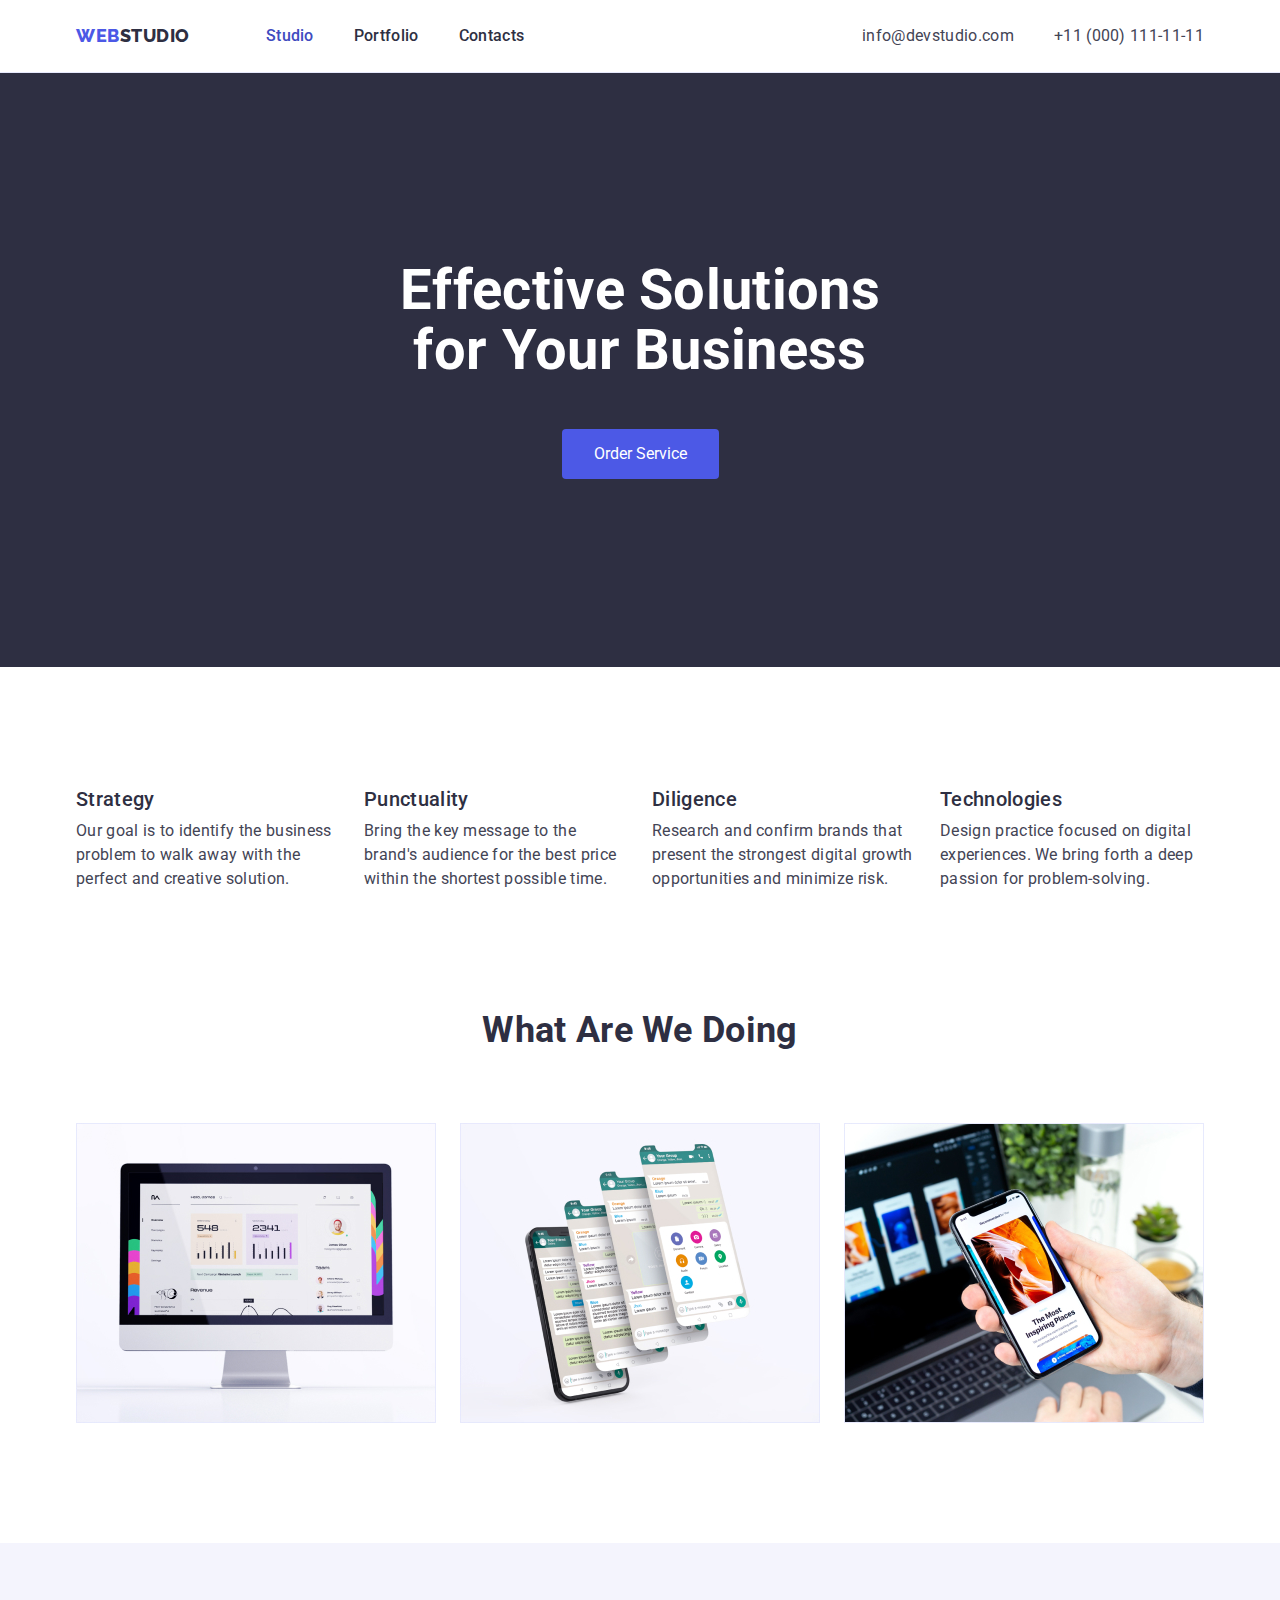
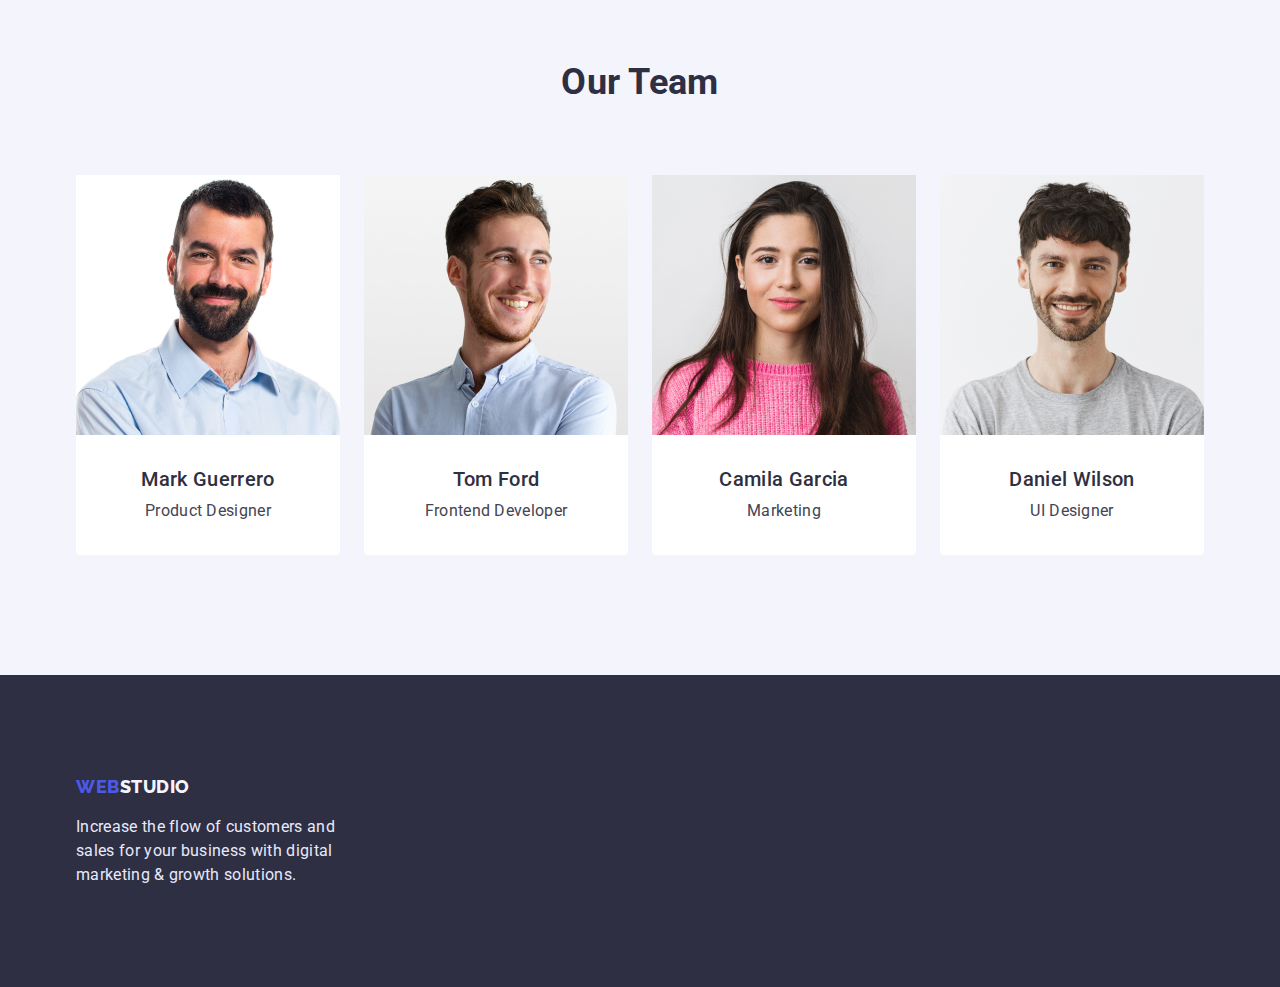
<file: index.html>
<!DOCTYPE html>
<html lang="en">
  <head>
    <meta charset="UTF-8" />
    <meta http-equiv="X-UA-Compatible" content="IE=edge" />
    <meta name="viewport" content="width=device-width, initial-scale=1.0" />
    <!-- Title -->
    <title>WebStudio</title>
    <!-- Fonts -->
    <link rel="preconnect" href="https://fonts.googleapis.com" />
    <link rel="preconnect" href="https://fonts.gstatic.com" crossorigin />
    <link
      href="https://fonts.googleapis.com/css2?family=Roboto:wght@400;500;700&family=Raleway:wght@800&display=swap"
      rel="stylesheet"
    />
    <!-- Styles -->
    <link
      rel="stylesheet"
      href="https://cdn.jsdelivr.net/npm/modern-normalize@1.1.0/modern-normalize.min.css"
    />
    <link rel="stylesheet" href="./css/styles.css" />
  </head>

  <body>
    <header class="header">
      <div class="container">
        <nav class="nav">
          <a href="./index.html" class="logo link"> <span>Web</span>Studio </a>
          <ul class="nav-list list">
            <li class="nav-item">
              <a class="nav-link link current" href="./index.html">Studio</a>
            </li>
            <li class="nav-item">
              <a class="nav-link link" href="./portfolio.html">Portfolio</a>
            </li>
            <li class="nav-item">
              <a class="nav-link link" href="">Contacts</a>
            </li>
          </ul>
        </nav>

        <address class="address">
          <ul class="address-list list">
            <li class="address-item">
              <a class="address-link link" href="mailto:info@devstudio.com"
                >info@devstudio.com</a
              >
            </li>
            <li class="address-item">
              <a class="address-link link" href="tel:+110001111111"
                >+11 (000) 111-11-11</a
              >
            </li>
          </ul>
        </address>
      </div>
    </header>

    <main>
      <!-- Hero -->
      <section class="hero">
        <div class="container">
          <h1 class="hero-title text-centered">
            Effective Solutions for Your Business
          </h1>
          <button type="button" class="hero-button">Order Service</button>
        </div>
      </section>

      <!-- Our benefits -->
      <section class="benefits">
        <div class="container">
          <h2 class="section-title visually-hidden">Our benefits</h2>
          <ul class="benefits-list list">
            <li class="benefits-item">
              <h3 class="benefits-subtitle">Strategy</h3>
              <p class="benefits-text">
                Our goal is to identify the business problem to walk away with
                the perfect and creative solution.
              </p>
            </li>
            <li class="benefits-item">
              <h3 class="benefits-subtitle">Punctuality</h3>
              <p class="benefits-text">
                Bring the key message to the brand's audience for the best price
                within the shortest possible time.
              </p>
            </li>
            <li class="benefits-item">
              <h3 class="benefits-subtitle">Diligence</h3>
              <p class="benefits-text">
                Research and confirm brands that present the strongest digital
                growth opportunities and minimize risk.
              </p>
            </li>
            <li class="benefits-item">
              <h3 class="benefits-subtitle">Technologies</h3>
              <p class="benefits-text">
                Design practice focused on digital experiences. We bring forth a
                deep passion for problem-solving.
              </p>
            </li>
          </ul>
        </div>
      </section>

      <!-- What are we doing -->
      <section class="illustrations">
        <div class="container">
          <h2 class="section-title text-centered">What are we doing</h2>
          <ul class="illustrations-list list">
            <li class="illustrations-item">
              <img
                src="./images/desctop.jpg"
                alt="Desctop solutions"
                width="360"
              />
            </li>
            <li class="illustrations-item">
              <img
                src="./images/mobile.jpg"
                alt="Mobile solutions"
                width="360"
              />
            </li>
            <li class="illustrations-item">
              <img
                src="./images/interaction.jpg"
                alt="Desctop and mobile interaction"
                width="360"
              />
            </li>
          </ul>
        </div>
      </section>

      <!-- Our team -->
      <section class="team">
        <div class="container">
          <h2 class="section-title text-centered">Our Team</h2>
          <ul class="team-list list">
            <li class="team-list-item text-centered">
              <img
                src="./images/markguerrero.jpg"
                alt="Product designer Mark Guerrero"
                width="264"
              />
              <div class="team-item-thumb">
                <h3 class="team-subtitle">Mark Guerrero</h3>
                <p>Product Designer</p>
              </div>
            </li>
            <li class="team-list-item text-centered">
              <img
                src="./images/tomford.jpg"
                alt="Frontend Developer Tom Ford"
                width="264"
              />
              <div class="team-item-thumb">
                <h3 class="team-subtitle">Tom Ford</h3>
                <p>Frontend Developer</p>
              </div>
            </li>
            <li class="team-list-item text-centered">
              <img
                src="./images/camilagarcia.jpg"
                alt="Marketing Camila Garcia"
                width="264"
              />
              <div class="team-item-thumb">
                <h3 class="team-subtitle">Camila Garcia</h3>
                <p>Marketing</p>
              </div>
            </li>
            <li class="team-list-item text-centered">
              <img
                src="./images/danielwilson.jpg"
                alt="UI Designer Daniel Wilson"
                width="264"
              />
              <div class="team-item-thumb">
                <h3 class="team-subtitle">Daniel Wilson</h3>
                <p>UI Designer</p>
              </div>
            </li>
          </ul>
        </div>
      </section>
    </main>

    <footer class="footer">
      <div class="container">
        <div class="footer-content">
          <a class="logo link" href="./index.html"> <span>Web</span>Studio </a>
          <p class="footer-text">
            Increase the flow of customers and sales for your business with
            digital marketing &amp; growth solutions.
          </p>
        </div>
      </div>
    </footer>
  </body>
</html>
</file>
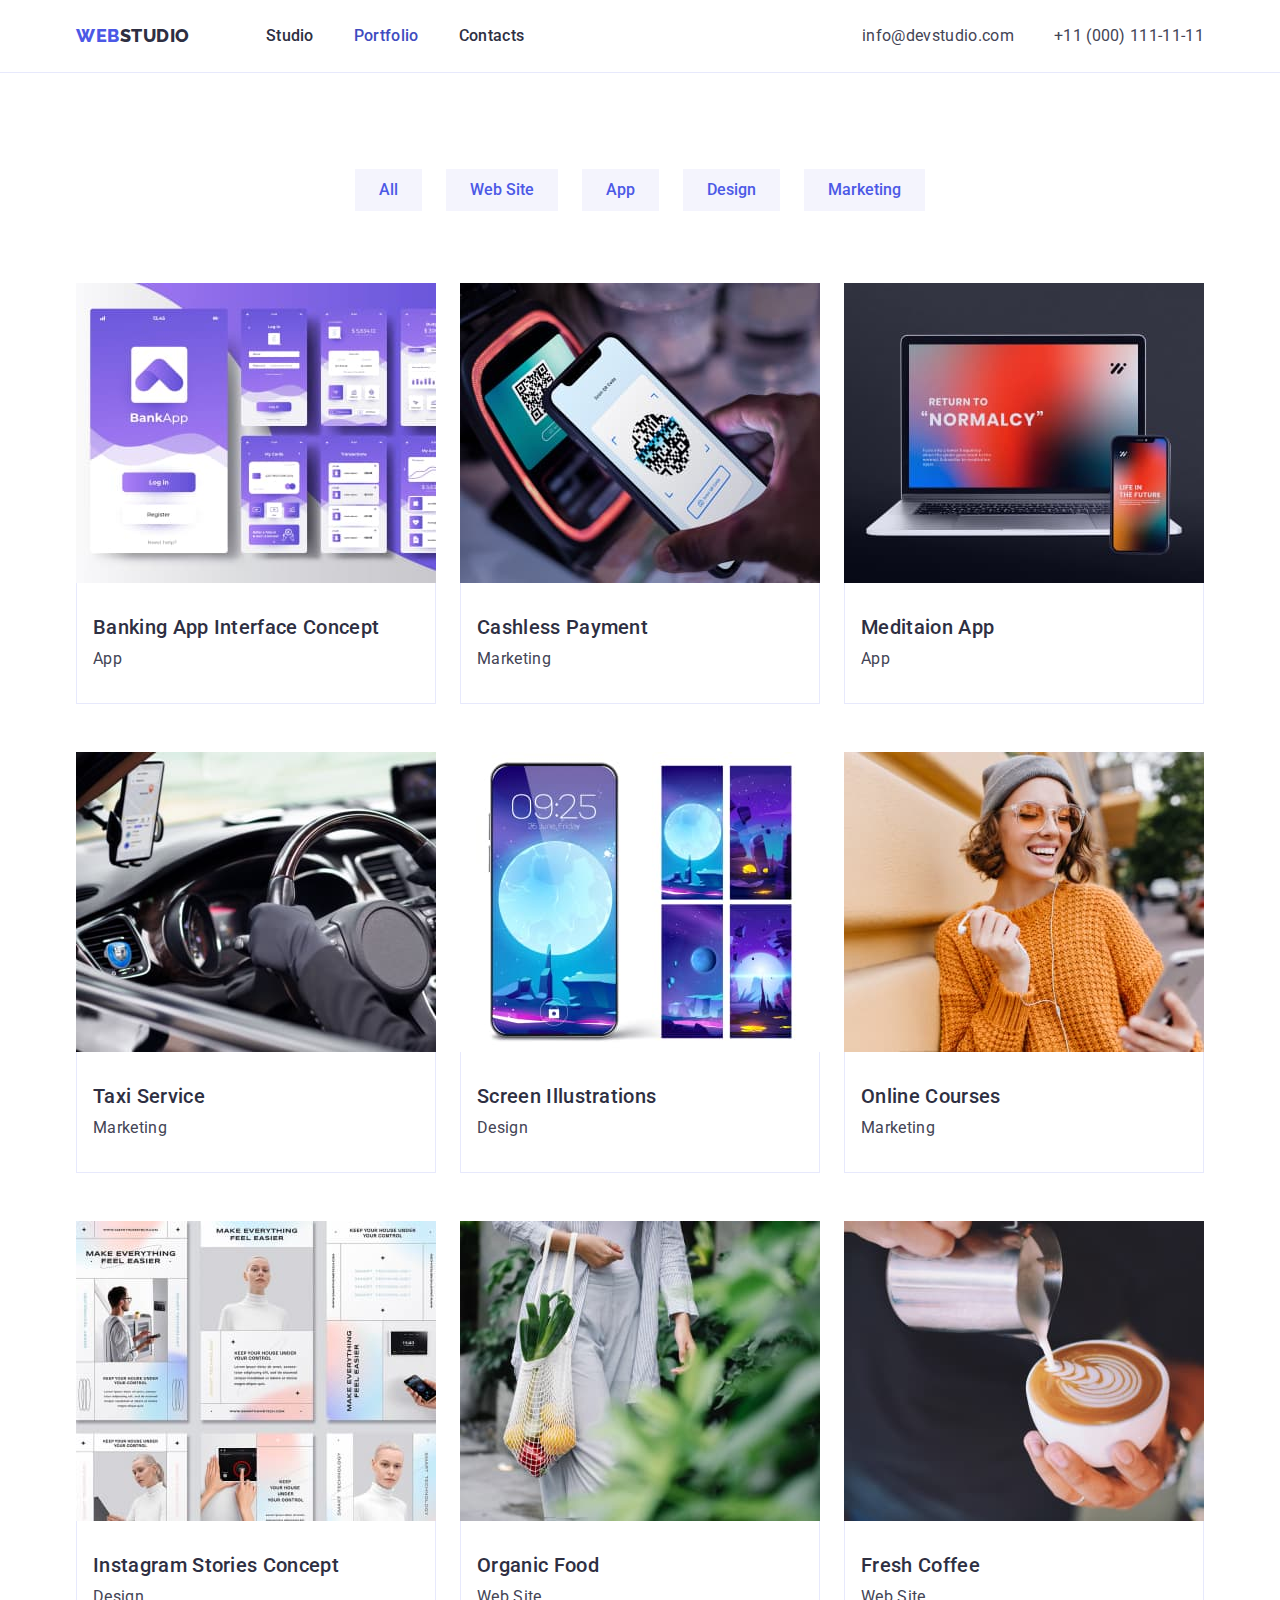
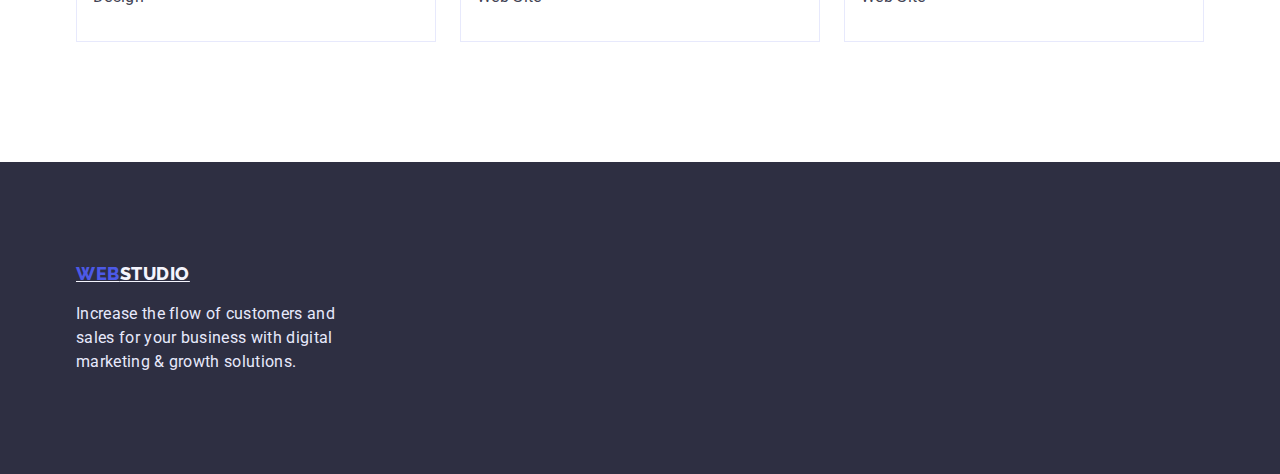
<file: portfolio.html>
<!DOCTYPE html>
<html lang="en">
  <head>
    <meta charset="UTF-8" />
    <meta http-equiv="X-UA-Compatible" content="IE=edge" />
    <meta name="viewport" content="width=device-width, initial-scale=1.0" />
    <!-- Title -->
    <title>WebStudio</title>
    <!-- Fonts -->
    <link rel="preconnect" href="https://fonts.googleapis.com" />
    <link rel="preconnect" href="https://fonts.gstatic.com" crossorigin />
    <link
      href="https://fonts.googleapis.com/css2?family=Roboto:wght@400;500;700&family=Raleway:wght@800&display=swap"
      rel="stylesheet"
    />
    <!-- Styles -->
    <link
      rel="stylesheet"
      href="https://cdn.jsdelivr.net/npm/modern-normalize@1.1.0/modern-normalize.min.css"
    />
    <link rel="stylesheet" href="./css/styles.css" />
  </head>

  <body>
    <header class="header">
      <div class="container">
        <nav class="nav">
          <a href="./index.html" class="logo link"> <span>Web</span>Studio </a>
          <ul class="nav-list list">
            <li class="nav-item">
              <a class="nav-link link" href="./index.html">Studio</a>
            </li>
            <li class="nav-item">
              <a class="nav-link link current" href="./portfolio.html"
                >Portfolio</a
              >
            </li>
            <li class="nav-item">
              <a class="nav-link link" href="">Contacts</a>
            </li>
          </ul>
        </nav>

        <address class="address">
          <ul class="address-list list">
            <li class="address-item">
              <a class="address-link link" href="mailto:info@devstudio.com"
                >info@devstudio.com</a
              >
            </li>
            <li class="address-item">
              <a class="address-link link" href="tel:+110001111111"
                >+11 (000) 111-11-11</a
              >
            </li>
          </ul>
        </address>
      </div>
    </header>
    <main>
      <section class="portfolio">
        <div class="container">
          <h1 class="porfolio-title visually-hidden">Our Portfolio</h1>

          <!-- Filters -->
          <ul class="filter-list list">
            <li class="filter-item">
              <button type="button" class="filter-button button">All</button>
            </li>
            <li class="filter-item">
              <button type="button" class="filter-button button">
                Web Site
              </button>
            </li>
            <li class="filter-item">
              <button type="button" class="filter-button button">App</button>
            </li>
            <li class="filter-item">
              <button type="button" class="filter-button button">Design</button>
            </li>
            <li class="filter-item">
              <button type="button" class="filter-button button">
                Marketing
              </button>
            </li>
          </ul>

          <!-- Our work -->
          <ul class="projects-list list">
            <li class="project-card">
              <img
                class="card-image"
                src="./images/businesscards.jpg"
                alt="Digital desktop with business cards"
                width="360"
                height="300"
              />
              <div class="card-thumb">
                <h2 class="card-subtitle">Banking App Interface Concept</h2>
                <p class="card-text">App</p>
              </div>
            </li>
            <li class="project-card">
              <img
                class="card-image"
                src="./images/paywithphone.jpg"
                alt="A person pays with a smartphone"
                width="360"
                height="300"
              />
              <div class="card-thumb">
                <h2 class="card-subtitle">Cashless Payment</h2>
                <p class="card-text">Marketing</p>
              </div>
            </li>
            <li class="project-card">
              <img
                class="card-image"
                src="./images/relaxingscreen.jpg"
                alt="Relaxing screen theme on various devices"
                width="360"
                height="300"
              />
              <div class="card-thumb">
                <h2 class="card-subtitle">Meditaion App</h2>
                <p class="card-text">App</p>
              </div>
            </li>
            <li class="project-card">
              <img
                class="card-image"
                src="./images/steeringwheel.jpg"
                alt="A person holds the steering wheel in a superior automobile"
                width="360"
                height="300"
              />
              <div class="card-thumb">
                <h2 class="card-subtitle">Taxi Service</h2>
                <p class="card-text">Marketing</p>
              </div>
            </li>
            <li class="project-card">
              <img
                class="card-image"
                src="./images/screenillstrations.jpg"
                alt="Nice different screen illustrations on a smartphone"
                width="360"
                height="300"
              />
              <div class="card-thumb">
                <h2 class="card-subtitle">Screen Illustrations</h2>
                <p class="card-text">Design</p>
              </div>
            </li>
            <li class="project-card">
              <img
                class="card-image"
                src="./images/girlwithearbuds.jpg"
                alt="A girl with earbuds"
                width="360"
                height="300"
              />
              <div class="card-thumb">
                <h2 class="card-subtitle">Online Courses</h2>
                <p class="card-text">Marketing</p>
              </div>
            </li>
            <li class="project-card">
              <img
                class="card-image"
                src="./images/instacards.jpg"
                alt="Cards with gorgeous people and different digital devices"
                width="360"
                height="300"
              />
              <div class="card-thumb">
                <h2 class="card-subtitle">Instagram Stories Concept</h2>
                <p class="card-text">Design</p>
              </div>
            </li>
            <li class="project-card">
              <img
                class="card-image"
                src="./images/netbagfruits.jpg"
                alt="A young woman with fruits and vegetables in a net bag"
                width="360"
                height="300"
              />
              <div class="card-thumb">
                <h2 class="card-subtitle">Organic Food</h2>
                <p class="card-text">Web Site</p>
              </div>
            </li>
            <li class="project-card">
              <img
                class="card-image"
                src="./images/coffee.jpg"
                alt="A barista pours milk into a cup of coffee"
                width="360"
                height="300"
              />
              <div class="card-thumb">
                <h2 class="card-subtitle">Fresh Coffee</h2>
                <p class="card-text">Web Site</p>
              </di >
            </li>
          </ul>
        </div>
      </section>
    </main>

    <footer class="footer">
      <div class="container">
        <div class="footer-content">
          <a class="logo" href="./index.html"> <span>Web</span>Studio </a>
          <p class="footer-text">
            Increase the flow of customers and sales for your business with
            digital marketing &amp; growth solutions.
          </p>
        </div>
      </div>
    </footer>
  </body>
</html>
</file>
<file: css/styles.css>
:root {
  /* IRIS */
  --color-primary-brand: #4c59e6;
  /* OCEAN */
  --color-pressed-state: #404BBF;
  /* NAVY BLUE */
  --color-dark: #2E2F42;
  /* GREEN */
  --color-success: #31D0AA;
  /* SLATE */
  --color-text: #434455;
  /* LIGHT SLATE */
  --color-subtle-text: #8E8F99;
  /* CORNFLOWER */
  --color-accent: #E7E9FC;
  /* CLOUD */
  --color-light: #F4F4FD;
  /* NAVY BLUE MODAL*/
  --color-modal-overlay: rgba(46, 47, 66, 0.4);
  /* GREY */
  --color-hero-background: rgba(46, 47, 66, 0.7);
  /* WHITE */
  --color-white: #fff;
}


/* #region Reset */
body {
  color: var(--color-text);
  font-family: 'Roboto', sans-serif;
  font-size: 16px;
  line-height: 1.5;
  letter-spacing: 0.02em;
  background-color: var(--color-white);
}

h1,
h2,
h3,
h4,
h5,
h6,
p {
  margin-top: 0;
  margin-bottom: 0;
}

img {
  display: block;
}

button {
  cursor: pointer;
  color: inherit;
  border: none;
}

.list {
  list-style: none;
  padding: 0;
  margin: 0;
}

.link {
  text-decoration: none;
  color: inherit;
}

img {
  display: block;
  max-width: 100%;
  height: auto;
}

address {
  font-style: normal;
}

/* #endregion */

/* #region Components */
.container {
  max-width: 1158px;
  padding: 0 15px;
  margin: 0 auto;
}

.text-centered {
  text-align: center;
}

.section-title {
  font-size: 36px;
  line-height: 1.11;
  text-transform: capitalize;
  color: var(--color-dark);
  margin-bottom: 72px;
}

/* #endregion */

/* #region Utility */
.visually-hidden {
  position: absolute;
  width: 1px;
  height: 1px;
  margin: -1px;
  border: 0;
  padding: 0;
  white-space: nowrap;
  clip-path: inset(100%);
  clip: rect(0 0 0 0);
  overflow: hidden;
}

/* #endregion */

/* #region Header */
.header {
  border-bottom: 1px solid var(--color-accent);
}

.header .container {
  display: flex;
  align-items: center;
}

.header .link {
  padding-top: 24px;
  padding-bottom: 24px;
}

.header .link:hover,
.header .link:focus,
.current {
  color: var(--color-pressed-state)
}

.nav {
  display: flex;
  align-items: center;
  color: var(--color-dark);
  margin-right: auto;
}

.logo {
  display: inline-block;
  font-family: 'Raleway', sans-serif;
  font-weight: 800;
  font-size: 18px;
  line-height: 1.33;
  text-transform: uppercase;
  letter-spacing: 0.03em;
}

.logo>span {
  color: var(--color-primary-brand);
}

.nav .logo {
  margin-right: 76px;
}

.nav-list {
  display: flex;
  align-items: center;
  gap: 40px;
}

.nav-item {
  font-weight: 500;
}

.nav-link {
  display: block;
}

.address-list {
  display: flex;
  align-items: center;
  gap: 40px;
}

/* #endregion */

/* #region Footer */
.footer {
  color: var(--color-accent);
  background-color: var(--color-dark);
  padding-top: 100px;
  padding-bottom: 100px;
}

.footer-content {
  width: 264px;
}

.footer .logo {
  color: var(--color-light);
  margin-bottom: 16px;
}

/* #endregion */

/* #region Hero */
.hero {
  color: var(--color-white);
  background-color: var(--color-dark);
  padding-top: 188px;
  padding-bottom: 188px;
}

.hero-title {
  width: 500px;
  font-size: 56px;
  line-height: 1.07;
  margin-left: auto;
  margin-right: auto;
  margin-bottom: 48px;
}

.hero-button {
  display: block;
  background-color: var(--color-primary-brand);
  border-radius: 4px;
  padding: 16px 32px 16px 32px;
  margin-left: auto;
  margin-right: auto;
}

.hero-button:hover,
.hero-button:focus {
  background-color: var(--color-pressed-state);
}

/* #endregion */

/* #region Benefits */
.benefits {
  padding-top: 120px;
  padding-bottom: 120px;
}

.benefits-list {
  display: flex;
  align-items: center;
  gap: 24px;
}

.benefits-item {
  flex-basis: 264px;
}

.benefits-subtitle {
  font-weight: 500;
  font-size: 20px;
  line-height: 1.2;
  color: var(--color-dark);
  margin-bottom: 8px;
}

/* #endregion */

/* #region Illustrations*/
.illustrations {
  padding-bottom: 120px;
}

.illustrations-list {
  display: flex;
  align-items: center;
  gap: 24px;
}

/* #endregion */

/* #region Our team */
.team {
  background-color: var(--color-light);
  padding-top: 120px;
  padding-bottom: 120px;
}

.team-list {
  display: flex;
  align-items: center;
  gap: 24px;
}

.team-list-item {
  background-color: var(--color-white);
  border-radius: 0px 0px 4px 4px;
}

.team-subtitle {
  font-weight: 500;
  font-size: 20px;
  line-height: 1.2;
  color: var(--color-dark);
  margin-bottom: 8px;
}

.team-item-thumb {
  margin-top: 32px;
  margin-bottom: 32px;
}

/* #endregion */

/* #region Portfolio */
.portfolio {
  padding-top: 96px;
  padding-bottom: 120px;
}

.filter-list {
  display: flex;
  justify-content: center;
  align-items: center;
  gap: 24px;
  margin-bottom: 72px;
}

.filter-button {
  font-weight: 500;
  color: var(--color-primary-brand);
  background-color: var(--color-light);
  border: none;
  padding: 12px 24px 12px 24px;
}

.filter-button:hover,
.filter-button:focus {
  color: var(--color-white);
  background-color: var(--color-pressed-state);
}

.projects-list {
  display: flex;
  align-items: center;
  flex-wrap: wrap;
  gap: 48px 24px;
}

.card-thumb {
  border-left: 1px solid var(--color-accent);
  border-right: 1px solid var(--color-accent);
  border-bottom: 1px solid var(--color-accent);
  padding-top: 32px;
  padding-bottom: 32px;
  padding-left: 16px;
}

.card-subtitle {
  font-weight: 500;
  font-size: 20px;
  line-height: 1.2;
  color: var(--color-dark);
  margin-bottom: 8px;

}

/* #endregion */
</file>
